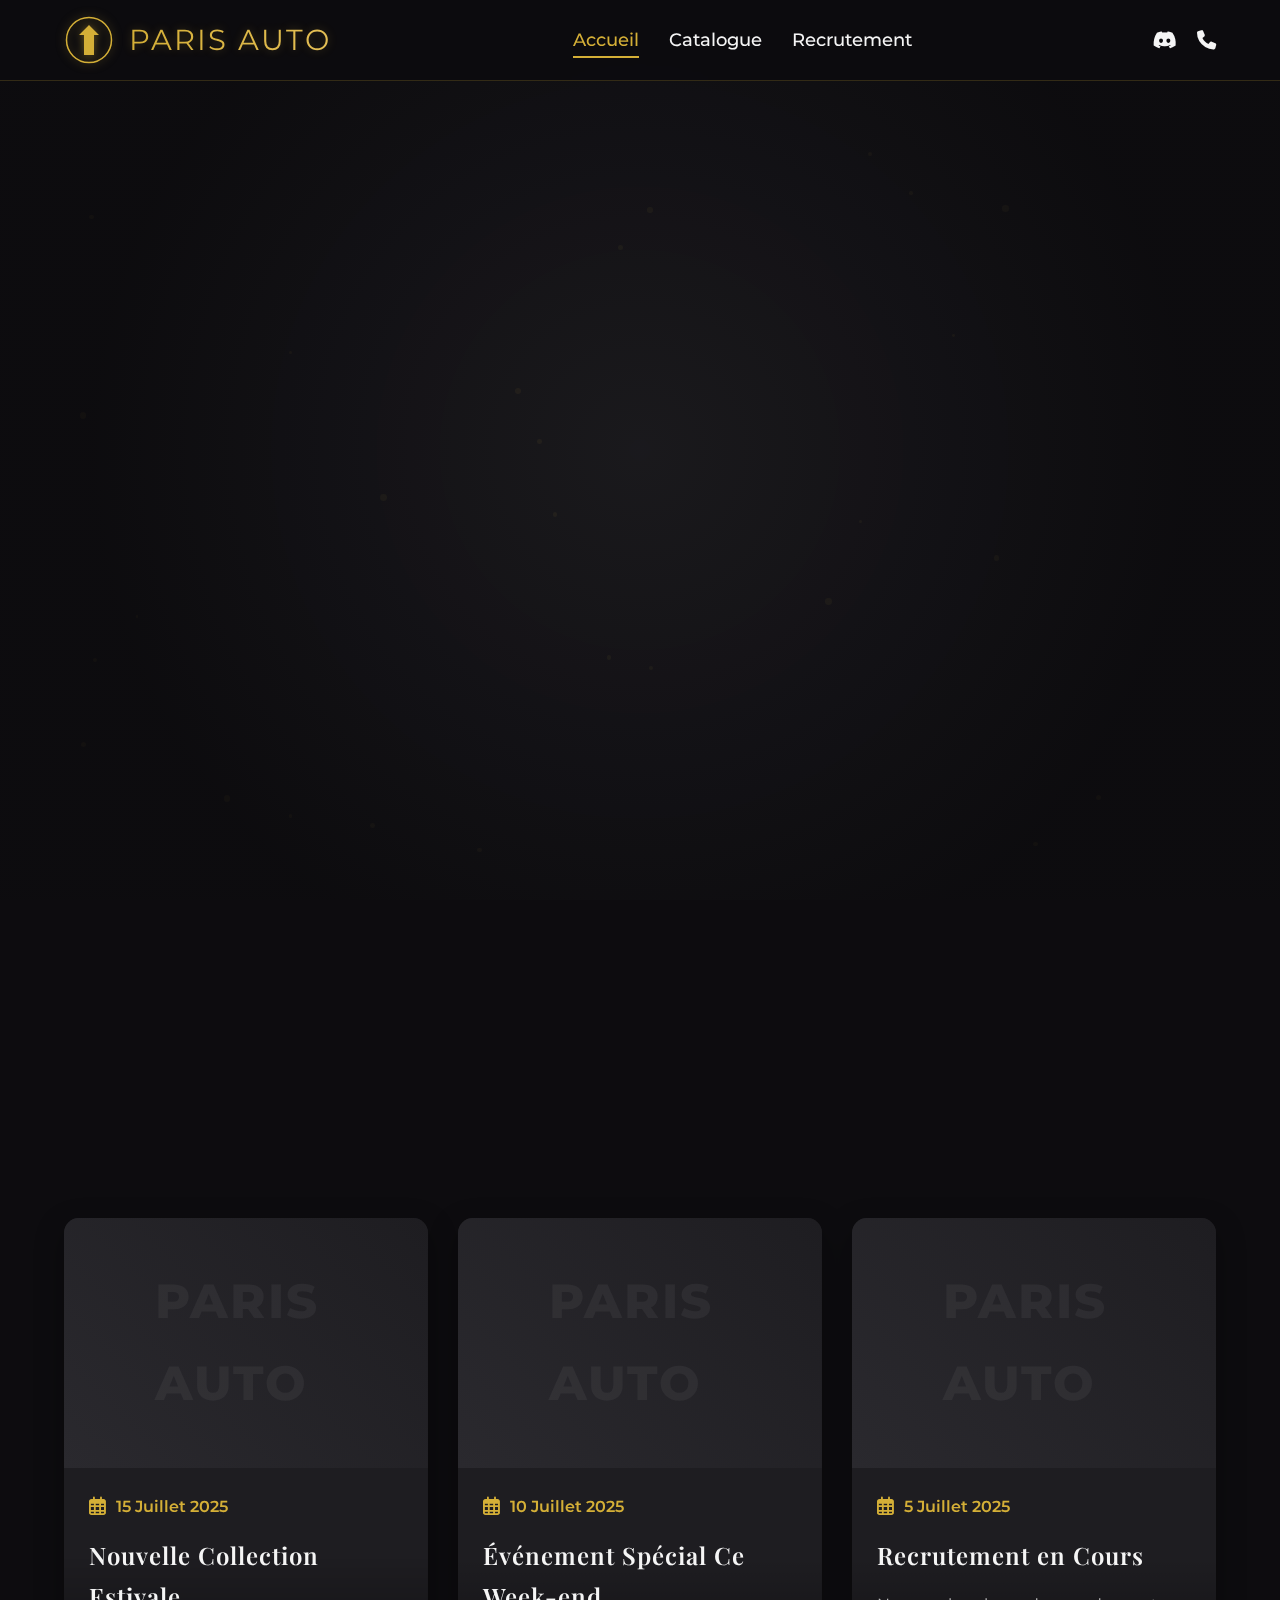
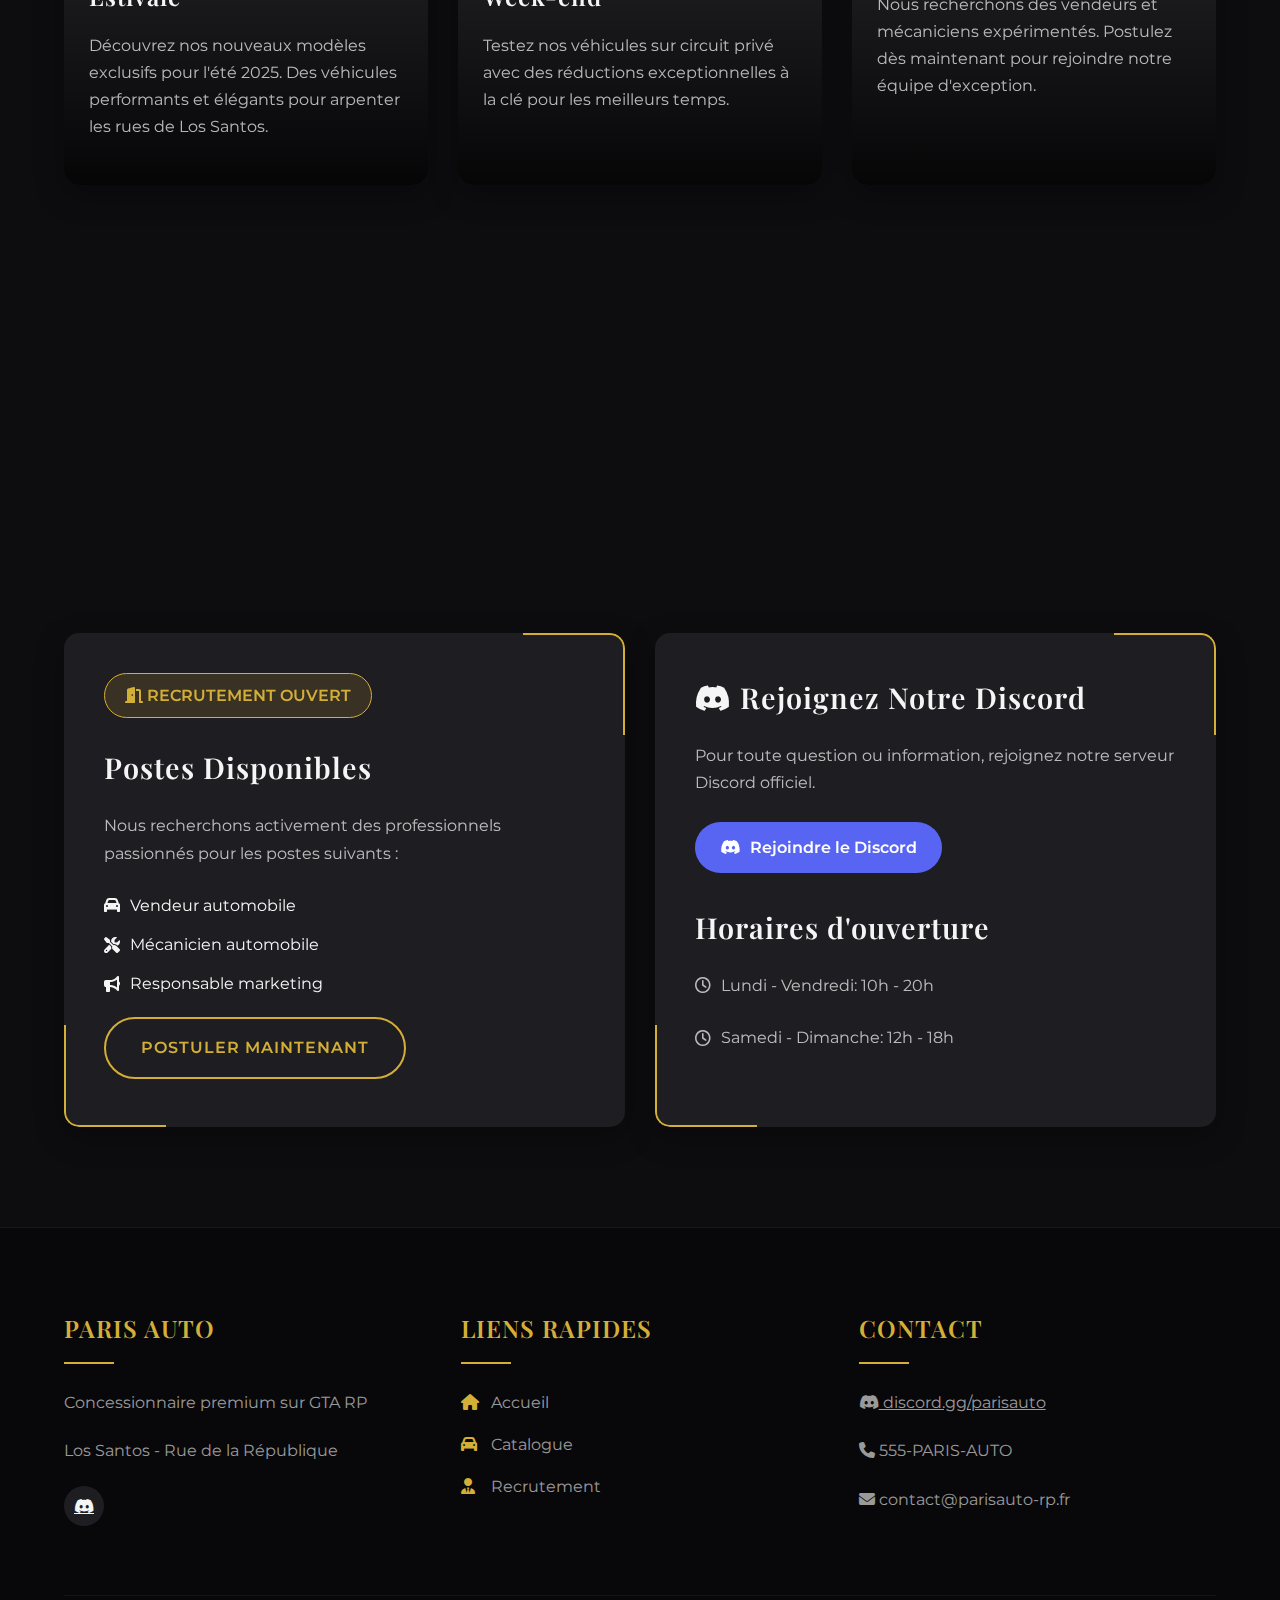
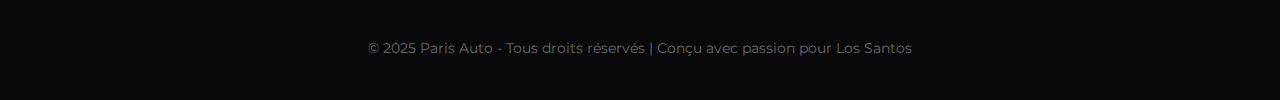
<file: index.html>
<!DOCTYPE html>
<html lang="fr">
<head>
    <meta charset="UTF-8">
    <meta name="viewport" content="width=device-width, initial-scale=1.0">
    <title>Paris Auto - Accueil</title>
    <link rel="stylesheet" href="https://cdnjs.cloudflare.com/ajax/libs/font-awesome/6.4.0/css/all.min.css">
    <link href="https://fonts.googleapis.com/css2?family=Montserrat:wght@300;400;500;600;700&family=Playfair+Display:wght@400;500;600;700&display=swap" rel="stylesheet">
    <link rel="stylesheet" href="css/styles.css">
</head>
<body>
    <!-- Effet de particules dorées -->
    <div class="particles" id="particles"></div>

    <!-- En-tête -->
    <header id="header">
        <div class="logo-container">
            <div class="logo">
                <svg viewBox="0 0 100 100" width="50" height="50">
                    <circle cx="50" cy="50" r="45" fill="none" stroke="#D4AF37" stroke-width="3" />
                    <path d="M30,40 L50,20 L70,40 L60,40 L60,80 L40,80 L40,40 Z" fill="#D4AF37" />
                </svg>
            </div>
            <div class="logo-text">PARIS AUTO</div>
        </div>
        
        <nav>
            <ul>
                <li><a href="index.html" class="active">Accueil</a></li>
                <li><a href="catalogue.html">Catalogue</a></li>
                <li><a href="recrutement.html">Recrutement</a></li>
            </ul>
        </nav>
        
        <div class="nav-icons">
            <a href="https://discord.gg/parisauto" target="_blank" class="nav-icon">
                <i class="fab fa-discord"></i>
            </a>
            <div class="nav-icon">
                <i class="fas fa-phone"></i>
            </div>
        </div>
    </header>

    <!-- Section Hero -->
    <section class="hero" id="accueil">
        <div class="hero-bg"></div>
        <div class="hero-content">
            <h1>L'EXCELLENCE AUTOMOBILE À LOS SANTOS</h1>
            <p>Découvrez la prestigieuse collection de véhicules de Paris Auto, où le luxe rencontre la performance</p>
            <div class="hero-buttons">
                <a href="catalogue.html" class="btn btn-primary">Découvrir notre catalogue</a>
                <a href="recrutement.html" class="btn btn-secondary">Nous rejoindre</a>
            </div>
        </div>
    </section>

    <!-- Actualités -->
    <section id="actualites">
        <div class="section-header">
            <h2>Actualités Paris Auto</h2>
            <p>Restez informé des derniers événements et nouveautés de notre concession</p>
        </div>
        
        <div class="news-container">
            <div class="news-card in-view">
                <div class="news-image"></div>
                <div class="news-content">
                    <div class="news-date">
                        <i class="far fa-calendar-alt"></i> 15 Juillet 2025
                    </div>
                    <h3>Nouvelle Collection Estivale</h3>
                    <p>Découvrez nos nouveaux modèles exclusifs pour l'été 2025. Des véhicules performants et élégants pour arpenter les rues de Los Santos.</p>
                </div>
            </div>
            
            <div class="news-card in-view">
                <div class="news-image"></div>
                <div class="news-content">
                    <div class="news-date">
                        <i class="far fa-calendar-alt"></i> 10 Juillet 2025
                    </div>
                    <h3>Événement Spécial Ce Week-end</h3>
                    <p>Testez nos véhicules sur circuit privé avec des réductions exceptionnelles à la clé pour les meilleurs temps.</p>
                </div>
            </div>
            
            <div class="news-card in-view">
                <div class="news-image"></div>
                <div class="news-content">
                    <div class="news-date">
                        <i class="far fa-calendar-alt"></i> 5 Juillet 2025
                    </div>
                    <h3>Recrutement en Cours</h3>
                    <p>Nous recherchons des vendeurs et mécaniciens expérimentés. Postulez dès maintenant pour rejoindre notre équipe d'exception.</p>
                </div>
            </div>
        </div>
    </section>

    <!-- Recrutement -->
    <section id="recrutement">
        <div class="section-header">
            <h2>Rejoignez Notre Équipe</h2>
            <p>Paris Auto recherche des talents passionnés pour renforcer son équipe d'experts</p>
        </div>
        
        <div class="recruitment-container">
            <div class="recruitment-card in-view">
                <div class="status-badge">
                    <i class="fas fa-door-open"></i> RECRUTEMENT OUVERT
                </div>
                <h3>Postes Disponibles</h3>
                <p>Nous recherchons activement des professionnels passionnés pour les postes suivants :</p>
                <ul style="list-style: none; margin: 20px 0;">
                    <li style="margin-bottom: 12px; display: flex; align-items: center; gap: 10px;">
                        <i class="fas fa-car"></i> Vendeur automobile
                    </li>
                    <li style="margin-bottom: 12px; display: flex; align-items: center; gap: 10px;">
                        <i class="fas fa-tools"></i> Mécanicien automobile
                    </li>
                    <li style="display: flex; align-items: center; gap: 10px;">
                        <i class="fas fa-bullhorn"></i> Responsable marketing
                    </li>
                </ul>
                <a href="recrutement.html" class="btn btn-primary">Postuler maintenant</a>
            </div>
            
            <div class="recruitment-card in-view">
                <h3><i class="fab fa-discord"></i> Rejoignez Notre Discord</h3>
                <p>Pour toute question ou information, rejoignez notre serveur Discord officiel.</p>
                <a href="https://discord.gg/parisauto" class="discord-btn" target="_blank">
                    <i class="fab fa-discord"></i> Rejoindre le Discord
                </a>
                
                <div style="margin-top: 30px;">
                    <h3>Horaires d'ouverture</h3>
                    <p style="margin-top: 15px; display: flex; align-items: center; gap: 10px;">
                        <i class="far fa-clock"></i> Lundi - Vendredi: 10h - 20h
                    </p>
                    <p style="display: flex; align-items: center; gap: 10px;">
                        <i class="far fa-clock"></i> Samedi - Dimanche: 12h - 18h
                    </p>
                </div>
            </div>
        </div>
    </section>

    <!-- Footer -->
    <footer>
        <div class="footer-content">
            <div class="footer-col">
                <h3>PARIS AUTO</h3>
                <p>Concessionnaire premium sur GTA RP</p>
                <p>Los Santos - Rue de la République</p>
                
                <div class="social-links">
                    <a href="https://discord.gg/parisauto" class="social-link" target="_blank">
                        <i class="fab fa-discord"></i>
                    </a>
                </div>
            </div>
            
            <div class="footer-col">
                <h3>LIENS RAPIDES</h3>
                <ul class="footer-links">
                    <li><a href="index.html"><i class="fas fa-home"></i> Accueil</a></li>
                    <li><a href="catalogue.html"><i class="fas fa-car"></i> Catalogue</a></li>
                    <li><a href="recrutement.html"><i class="fas fa-user-tie"></i> Recrutement</a></li>
                </ul>
            </div>
            
            <div class="footer-col">
                <h3>CONTACT</h3>
                <p><a href="https://discord.gg/parisauto" target="_blank" style="color:inherit"><i class="fab fa-discord"></i> discord.gg/parisauto</a></p>
                <p><i class="fas fa-phone"></i> 555-PARIS-AUTO</p>
                <p><i class="fas fa-envelope"></i> contact@parisauto-rp.fr</p>
            </div>
        </div>
        
        <div class="footer-bottom">
            <p>&copy; 2025 Paris Auto - Tous droits réservés | Conçu avec passion pour Los Santos</p>
        </div>
    </footer>

    <script src="js/script.js"></script>
</body>
</html>
</file>
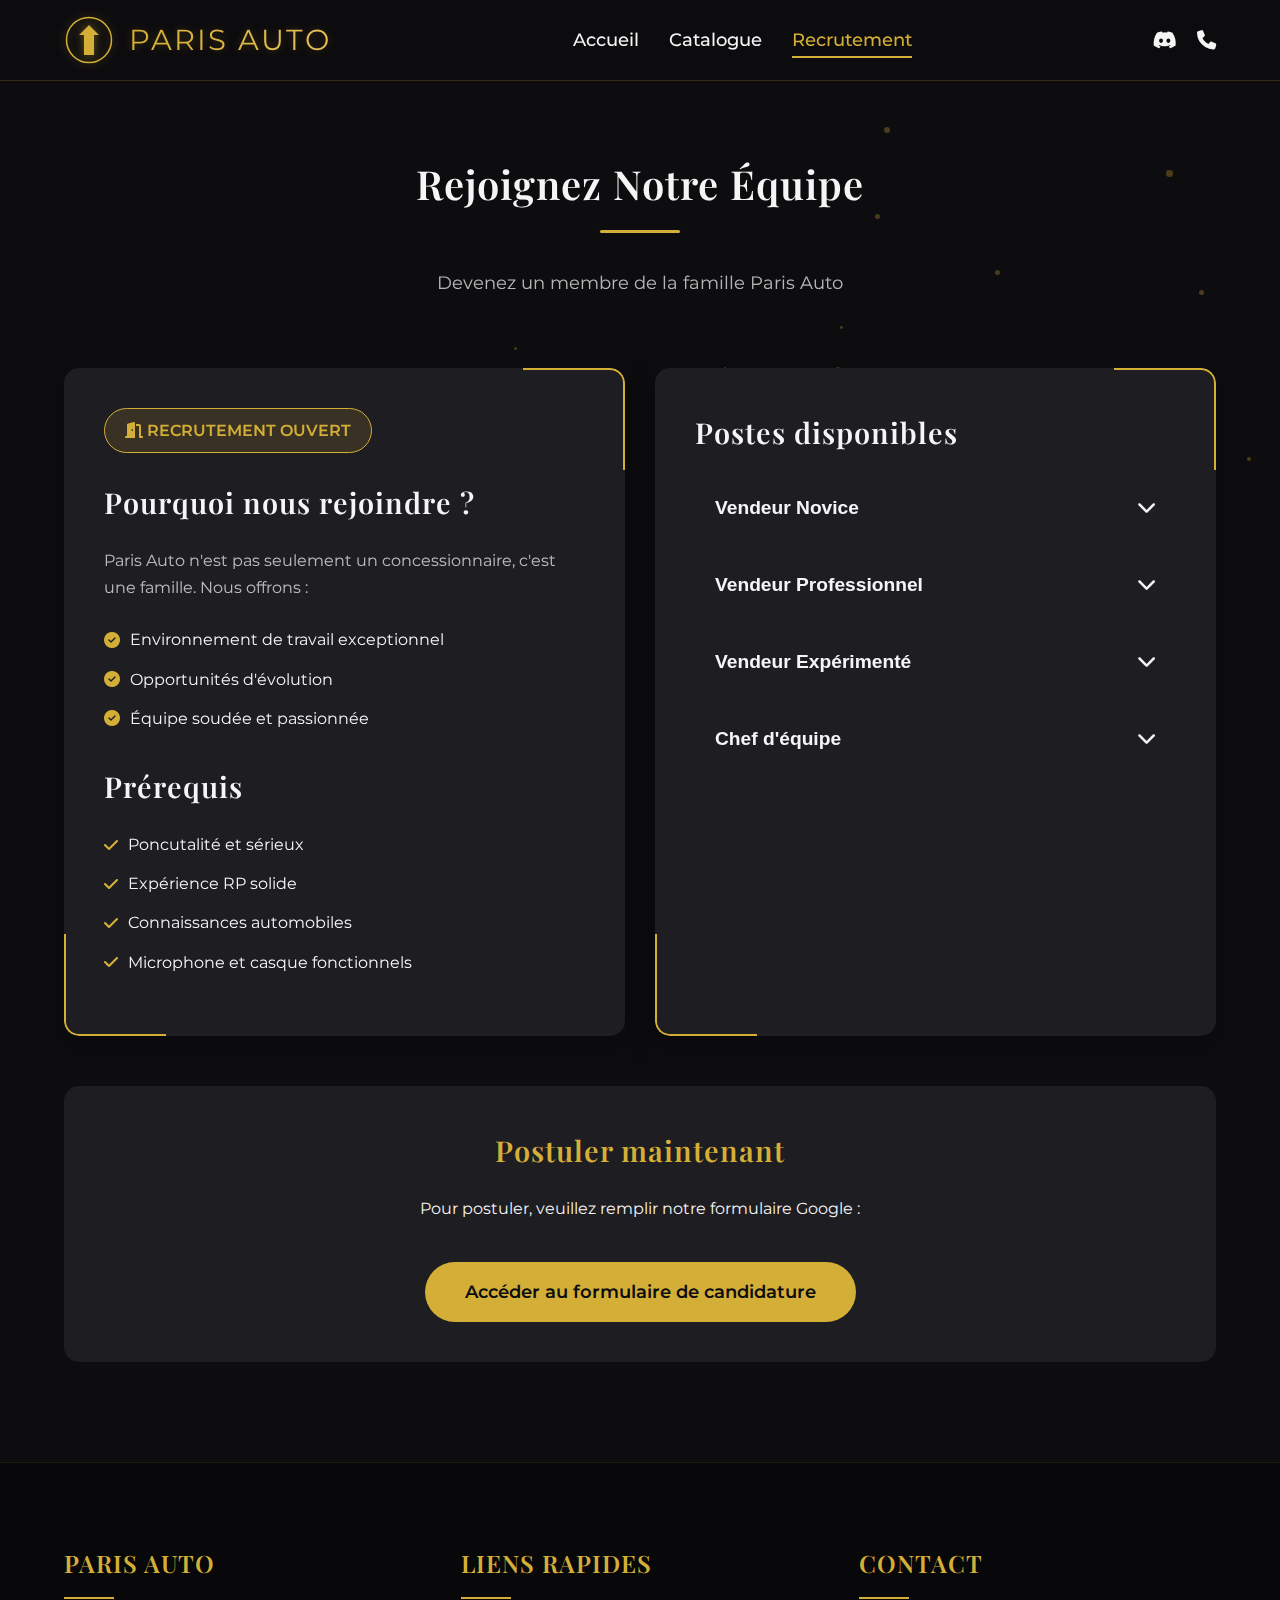
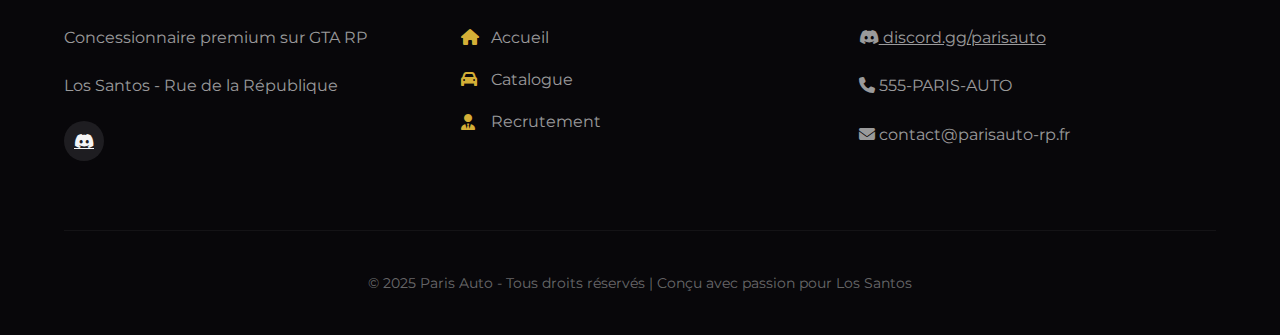
<file: recrutement.html>
<!DOCTYPE html>
<html lang="fr">
<head>
    <meta charset="UTF-8">
    <meta name="viewport" content="width=device-width, initial-scale=1.0">
    <title>Recrutement - Paris Auto</title>
    <link rel="stylesheet" href="https://cdnjs.cloudflare.com/ajax/libs/font-awesome/6.4.0/css/all.min.css">
    <link href="https://fonts.googleapis.com/css2?family=Montserrat:wght@300;400;500;600;700&family=Playfair+Display:wght@400;500;600;700&display=swap" rel="stylesheet">
    <link rel="stylesheet" href="css/styles.css">
</head>
<body>
    <!-- Effet de particules dorées -->
    <div class="particles" id="particles"></div>

    <!-- En-tête -->
    <header id="header">
        <div class="logo-container">
            <div class="logo">
                <svg viewBox="0 0 100 100" width="50" height="50">
                    <circle cx="50" cy="50" r="45" fill="none" stroke="#D4AF37" stroke-width="3" />
                    <path d="M30,40 L50,20 L70,40 L60,40 L60,80 L40,80 L40,40 Z" fill="#D4AF37" />
                </svg>
            </div>
            <div class="logo-text">PARIS AUTO</div>
        </div>
        
        <nav>
            <ul>
                <li><a href="index.html">Accueil</a></li>
                <li><a href="catalogue.html">Catalogue</a></li>
                <li><a href="recrutement.html" class="active">Recrutement</a></li>
            </ul>
        </nav>
        
        <div class="nav-icons">
            <a href="https://discord.gg/hRVPXPvsMn" target="_blank" class="nav-icon">
                <i class="fab fa-discord"></i>
            </a>
            <div class="nav-icon">
                <i class="fas fa-phone"></i>
            </div>
        </div>
    </header>

    <!-- Recrutement -->
    <section class="recruitment" style="padding-top: 150px;">
        <div class="section-header">
            <h2>Rejoignez Notre Équipe</h2>
            <p>Devenez un membre de la famille Paris Auto</p>
        </div>
        
        <div class="recruitment-container">
            <div class="recruitment-card in-view">
                <div class="status-badge">
                    <i class="fas fa-door-open"></i> RECRUTEMENT OUVERT
                </div>
                <h3>Pourquoi nous rejoindre ?</h3>
                <p>Paris Auto n'est pas seulement un concessionnaire, c'est une famille. Nous offrons :</p>
                <ul style="list-style: none; margin: 20px 0;">
                    <li style="margin-bottom: 12px; display: flex; align-items: center; gap: 10px;">
                        <i class="fas fa-check-circle" style="color: var(--gold);"></i> Environnement de travail exceptionnel
                    </li>
                    <li style="margin-bottom: 12px; display: flex; align-items: center; gap: 10px;">
                        <i class="fas fa-check-circle" style="color: var(--gold);"></i> Opportunités d'évolution
                    </li>
                    <li style="display: flex; align-items: center; gap: 10px;">
                        <i class="fas fa-check-circle" style="color: var(--gold);"></i> Équipe soudée et passionnée
                    </li>
                </ul>
                
                <h3 style="margin-top: 30px;">Prérequis</h3>
                <ul style="list-style: none; margin: 20px 0;">
                    <li style="margin-bottom: 12px; display: flex; align-items: center; gap: 10px;">
                        <i class="fas fa-check" style="color: var(--gold);"></i> Poncutalité et sérieux
                    </li>
                    <li style="margin-bottom: 12px; display: flex; align-items: center; gap: 10px;">
                        <i class="fas fa-check" style="color: var(--gold);"></i> Expérience RP solide
                    </li>
                    <li style="margin-bottom: 12px; display: flex; align-items: center; gap: 10px;">
                        <i class="fas fa-check" style="color: var(--gold);"></i> Connaissances automobiles
                    </li>
                    <li style="display: flex; align-items: center; gap: 10px;">
                        <i class="fas fa-check" style="color: var(--gold);"></i> Microphone et casque fonctionnels
                    </li>
                </ul>
            </div>
            
            <div class="recruitment-card in-view">
                <h3>Postes disponibles</h3>
                
                <div class="position-accordion">
                    <button class="accordion-btn">
                        <span>Vendeur Novice</span>
                        <i class="fas fa-chevron-down"></i>
                    </button>
                    <div class="accordion-content">
                        <h4>Description du poste</h4>
                        <p>Accueillir les clients, présenter les véhicules, négocier les ventes et assurer le suivi après-vente. Vous serez l'ambassadeur de Paris Auto.</p>
                        
                        <h4>Compétences requises</h4>
                        <ul>
                            <li>Excellente communication</li>
                            <li>Connaissances automobiles</li>
                            <li>Capacité de négociation</li>
                        </ul>
                        
                        <h4>Salaire</h4>
                        <p>coefficient x1 sur le salaire</p>
                    </div>
                </div>
                
                <div class="position-accordion">
                    <button class="accordion-btn">
                        <span>Vendeur Professionnel</span>
                        <i class="fas fa-chevron-down"></i>
                    </button>
                    <div class="accordion-content">
                        <h4>Description du poste</h4>
                        <p>Accueillir les clients, présenter les véhicules, négocier les ventes et assurer le suivi après-vente. Vous serez l'ambassadeur de Paris Auto.</p>
                        
                        <h4>Compétences requises</h4>
                        <ul>
                            <li>Excellente communication</li>
                            <li>Connaissances automobiles approfondies</li>
                            <li>Capacité de négociation avérée</li>
                            <li>Expérience en vente</li>
                        </ul>
                        
                        <h4>Salaire</h4>
                        <p>coefficient x1.2 sur le salaire</p>
                    </div>
                </div>
                
                <div class="position-accordion">
                    <button class="accordion-btn">
                        <span>Vendeur Expérimenté</span>
                        <i class="fas fa-chevron-down"></i>
                    </button>
                    <div class="accordion-content">
                        <h4>Description du poste</h4>
                        <p>Accueillir les clients, présenter les véhicules, négocier les ventes et assurer le suivi après-vente. Vous serez l'ambassadeur de Paris Auto. Formation des nouveaux vendeurs.</p>
                        
                        <h4>Compétences requises</h4>
                        <ul>
                            <li>Excellente communication</li>
                            <li>Expertise automobile</li>
                            <li>Excellente capacité de négociation</li>
                            <li>Expérience significative en vente de véhicules</li>
                        </ul>
                        
                        <h4>Salaire</h4>
                        <p>coefficient x1.3 sur le salaire</p>
                    </div>
                </div>
                
                <div class="position-accordion">
                    <button class="accordion-btn">
                        <span>Chef d'équipe</span>
                        <i class="fas fa-chevron-down"></i>
                    </button>
                    <div class="accordion-content">
                        <h4>Description du poste</h4>
                        <p>Superviser l'équipe de vente, former les nouveaux vendeurs, gérer les objectifs de vente et assurer le bon fonctionnement du showroom.</p>
                        
                        <h4>Compétences requises</h4>
                        <ul>
                            <li>Leadership et gestion d'équipe</li>
                            <li>Excellente connaissance du secteur automobile</li>
                            <li>Expérience en management</li>
                            <li>Capacité à motiver et encadrer une équipe</li>
                        </ul>
                        
                        <h4>Salaire</h4>
                        <p>coefficient x1.5 sur le salaire</p>
                    </div>
                </div>
            </div>
        </div>
        
        <div class="application-form">
            <h3 style="font-size: 1.8rem; margin-bottom: 20px; color: var(--gold);">Postuler maintenant</h3>
            <p style="margin-bottom: 20px;">Pour postuler, veuillez remplir notre formulaire Google :</p>
            <a href="https://forms.gle/hsGmQwK8rYR32dsh6" class="submit-btn" target="_blank" style="display: inline-block; text-decoration: none; text-align: center;">
                Accéder au formulaire de candidature
            </a>
        </div>
    </section>

    <!-- Footer -->
    <footer>
        <div class="footer-content">
            <div class="footer-col">
                <h3>PARIS AUTO</h3>
                <p>Concessionnaire premium sur GTA RP</p>
                <p>Los Santos - Rue de la République</p>
                
                <div class="social-links">
                    <a href="https://discord.gg/hRVPXPvsMn" class="social-link" target="_blank">
                        <i class="fab fa-discord"></i>
                    </a>
                </div>
            </div>
            
            <div class="footer-col">
                <h3>LIENS RAPIDES</h3>
                <ul class="footer-links">
                    <li><a href="index.html"><i class="fas fa-home"></i> Accueil</a></li>
                    <li><a href="catalogue.html"><i class="fas fa-car"></i> Catalogue</a></li>
                    <li><a href="recrutement.html"><i class="fas fa-user-tie"></i> Recrutement</a></li>
                </ul>
            </div>
            
            <div class="footer-col">
                <h3>CONTACT</h3>
                <p><a href="https://discord.gg/hRVPXPvsMn" target="_blank" style="color:inherit"><i class="fab fa-discord"></i> discord.gg/parisauto</a></p>
                <p><i class="fas fa-phone"></i> 555-PARIS-AUTO</p>
                <p><i class="fas fa-envelope"></i> contact@parisauto-rp.fr</p>
            </div>
        </div>
        
        <div class="footer-bottom">
            <p>&copy; 2025 Paris Auto - Tous droits réservés | Conçu avec passion pour Los Santos</p>
        </div>
    </footer>

    <script src="js/script.js"></script>
</body>
</html>
</file>
<file: css/styles.css>
/* styles.css - Fichier CSS global */
:root {
    --dark-bg: #0d0c0f;
    --darker: #08070a;
    --gold: #d4af37;
    --gold-light: #e6c158;
    --gold-dark: #a88a2c;
    --light: #f5f5f5;
    --gray: #1e1d21;
    --gray-light: #2a292e;
    --transition: all 0.5s cubic-bezier(0.215, 0.61, 0.355, 1);
}

* {
    margin: 0;
    padding: 0;
    box-sizing: border-box;
}

body {
    font-family: 'Montserrat', sans-serif;
    background: var(--dark-bg);
    color: var(--light);
    overflow-x: hidden;
    line-height: 1.7;
}

h1, h2, h3, h4 {
    font-family: 'Playfair Display', serif;
    font-weight: 600;
    letter-spacing: 1px;
}

/* Effet de particules dorées en arrière-plan */
.particles {
    position: fixed;
    top: 0;
    left: 0;
    width: 100%;
    height: 100%;
    z-index: -1;
    pointer-events: none;
}

.particle {
    position: absolute;
    background: var(--gold);
    border-radius: 50%;
    opacity: 0.3;
    animation: float 15s infinite linear;
}

@keyframes float {
    0% { transform: translateY(0) translateX(0) rotate(0deg); opacity: 0.3; }
    50% { transform: translateY(-100px) translateX(100px) rotate(180deg); opacity: 0.7; }
    100% { transform: translateY(0) translateX(0) rotate(360deg); opacity: 0.3; }
}

/* Header */
header {
    background: rgba(13, 12, 15, 0.95);
    backdrop-filter: blur(10px);
    position: fixed;
    width: 100%;
    top: 0;
    z-index: 1000;
    border-bottom: 1px solid rgba(212, 175, 55, 0.2);
    padding: 15px 5%;
    display: flex;
    justify-content: space-between;
    align-items: center;
    transition: var(--transition);
}

header.scrolled {
    padding: 10px 5%;
    box-shadow: 0 5px 30px rgba(0, 0, 0, 0.5);
}

.logo-container {
    display: flex;
    align-items: center;
    gap: 15px;
}

.logo {
    height: 50px;
    width: auto;
    filter: drop-shadow(0 0 5px rgba(212, 175, 55, 0.5));
}

.logo-text {
    font-size: 1.8rem;
    background: linear-gradient(to right, var(--gold), var(--gold-light));
    -webkit-background-clip: text;
    -webkit-text-fill-color: transparent;
    text-shadow: 0 0 10px rgba(212, 175, 55, 0.3);
    letter-spacing: 2px;
}

nav ul {
    display: flex;
    gap: 30px;
    list-style: none;
}

nav a {
    color: var(--light);
    text-decoration: none;
    font-weight: 500;
    font-size: 1.1rem;
    position: relative;
    padding: 8px 0;
    transition: var(--transition);
}

nav a:after {
    content: '';
    position: absolute;
    bottom: 0;
    left: 0;
    width: 0;
    height: 2px;
    background: var(--gold);
    transition: var(--transition);
}

nav a:hover, nav a.active {
    color: var(--gold);
}

nav a:hover:after, nav a.active:after {
    width: 100%;
}

.nav-icons {
    display: flex;
    gap: 20px;
}

.nav-icon {
    font-size: 1.2rem;
    color: var(--light);
    transition: var(--transition);
    cursor: pointer;
}

.nav-icon:hover {
    color: var(--gold);
    transform: translateY(-3px);
}

/* Hero Section */
.hero {
    height: 100vh;
    display: flex;
    align-items: center;
    position: relative;
    overflow: hidden;
    padding: 0 5%;
}

.hero-bg {
    position: absolute;
    top: 0;
    left: 0;
    width: 100%;
    height: 100%;
    background: radial-gradient(circle at center, rgba(30, 29, 33, 0.8) 0%, rgba(13, 12, 15, 0.9) 70%);
    z-index: -1;
}

.hero-content {
    max-width: 1200px;
    margin: 0 auto;
    text-align: center;
    position: relative;
    z-index: 2;
    opacity: 0;
    transform: translateY(30px);
    animation: fadeUp 1s forwards 0.5s;
}

@keyframes fadeUp {
    to {
        opacity: 1;
        transform: translateY(0);
    }
}

.hero h1 {
    font-size: 4rem;
    margin-bottom: 20px;
    background: linear-gradient(to right, var(--gold), var(--gold-light));
    -webkit-background-clip: text;
    -webkit-text-fill-color: transparent;
    text-shadow: 0 5px 15px rgba(212, 175, 55, 0.2);
    line-height: 1.1;
}

.hero p {
    font-size: 1.4rem;
    max-width: 800px;
    margin: 0 auto 40px;
    color: rgba(255, 255, 255, 0.8);
}

.hero-buttons {
    display: flex;
    justify-content: center;
    gap: 20px;
    margin-top: 40px;
}

.btn {
    padding: 15px 35px;
    border-radius: 50px;
    font-weight: 600;
    text-transform: uppercase;
    letter-spacing: 1px;
    font-size: 1rem;
    transition: var(--transition);
    position: relative;
    overflow: hidden;
    z-index: 1;
    border: none;
    cursor: pointer;
    text-decoration: none;
    display: inline-block;
    text-align: center;
}

.btn:before {
    content: '';
    position: absolute;
    top: 0;
    left: 0;
    width: 100%;
    height: 100%;
    z-index: -1;
    transition: var(--transition);
}

.btn-primary {
    background: transparent;
    color: var(--gold);
    border: 2px solid var(--gold);
}

.btn-primary:before {
    background: var(--gold);
    transform: translateX(-100%);
}

.btn-primary:hover {
    color: var(--dark-bg);
}

.btn-primary:hover:before {
    transform: translateX(0);
}

.btn-secondary {
    background: transparent;
    color: var(--light);
    border: 2px solid rgba(255, 255, 255, 0.3);
}

.btn-secondary:hover {
    border-color: var(--gold);
    color: var(--gold);
}

/* Sections communes */
section {
    padding: 100px 5%;
    position: relative;
}

.section-header {
    text-align: center;
    margin-bottom: 70px;
    opacity: 0;
    transform: translateY(30px);
    transition: var(--transition);
}

.section-header.in-view {
    opacity: 1;
    transform: translateY(0);
}

.section-header h2 {
    font-size: 2.5rem;
    margin-bottom: 20px;
    position: relative;
    display: inline-block;
}

.section-header h2:after {
    content: '';
    position: absolute;
    bottom: -15px;
    left: 50%;
    transform: translateX(-50%);
    width: 80px;
    height: 3px;
    background: var(--gold);
    border-radius: 3px;
}

.section-header p {
    max-width: 700px;
    margin: 30px auto 0;
    color: rgba(255, 255, 255, 0.7);
    font-size: 1.1rem;
}

/* Actualités */
.news-container {
    display: grid;
    grid-template-columns: repeat(auto-fit, minmax(350px, 1fr));
    gap: 30px;
    max-width: 1400px;
    margin: 0 auto;
}

.news-card {
    background: var(--gray);
    border-radius: 15px;
    overflow: hidden;
    transition: var(--transition);
    transform: translateY(50px);
    opacity: 0;
    box-shadow: 0 10px 30px rgba(0, 0, 0, 0.3);
    position: relative;
}

.news-card.in-view {
    transform: translateY(0);
    opacity: 1;
}

.news-card:before {
    content: '';
    position: absolute;
    top: 0;
    left: 0;
    width: 100%;
    height: 100%;
    background: linear-gradient(to bottom, transparent 60%, rgba(0, 0, 0, 0.8));
    z-index: 1;
}

.news-image {
    height: 250px;
    width: 100%;
    background: linear-gradient(45deg, var(--gray-light), var(--gray));
    position: relative;
    overflow: hidden;
}

.news-image:before {
    content: 'PARIS AUTO';
    position: absolute;
    top: 50%;
    left: 50%;
    transform: translate(-50%, -50%);
    color: rgba(255, 255, 255, 0.05);
    font-size: 3rem;
    font-weight: 800;
    letter-spacing: 2px;
}

.news-content {
    padding: 25px;
    position: relative;
    z-index: 2;
}

.news-date {
    color: var(--gold);
    font-weight: 600;
    margin-bottom: 15px;
    display: flex;
    align-items: center;
    gap: 10px;
}

.news-date i {
    font-size: 1.2rem;
}

.news-card h3 {
    font-size: 1.5rem;
    margin-bottom: 15px;
    color: var(--light);
    transition: var(--transition);
}

.news-card p {
    color: rgba(255, 255, 255, 0.7);
    margin-bottom: 20px;
}

.news-card:hover {
    transform: translateY(-10px);
    box-shadow: 0 15px 40px rgba(212, 175, 55, 0.2);
}

.news-card:hover h3 {
    color: var(--gold);
}

/* Recrutement */
.recruitment-container {
    display: grid;
    grid-template-columns: repeat(auto-fit, minmax(500px, 1fr));
    gap: 30px;
    max-width: 1400px;
    margin: 0 auto;
}

.recruitment-card {
    background: var(--gray);
    border-radius: 15px;
    padding: 40px;
    transition: var(--transition);
    transform: translateY(50px);
    opacity: 0;
    box-shadow: 0 10px 30px rgba(0, 0, 0, 0.3);
    position: relative;
    overflow: hidden;
}

.recruitment-card.in-view {
    transform: translateY(0);
    opacity: 1;
}

.recruitment-card:before {
    content: '';
    position: absolute;
    top: 0;
    right: 0;
    width: 100px;
    height: 100px;
    border-top: 2px solid var(--gold);
    border-right: 2px solid var(--gold);
    border-radius: 0 15px 0 0;
}

.recruitment-card:after {
    content: '';
    position: absolute;
    bottom: 0;
    left: 0;
    width: 100px;
    height: 100px;
    border-bottom: 2px solid var(--gold);
    border-left: 2px solid var(--gold);
    border-radius: 0 0 0 15px;
}

.status-badge {
    display: inline-block;
    padding: 8px 20px;
    background: rgba(212, 175, 55, 0.15);
    color: var(--gold);
    border-radius: 30px;
    font-weight: 600;
    margin-bottom: 25px;
    border: 1px solid var(--gold);
}

.recruitment-card h3 {
    font-size: 1.8rem;
    margin-bottom: 20px;
    color: var(--light);
}

.recruitment-card p {
    color: rgba(255, 255, 255, 0.7);
    margin-bottom: 25px;
}

.discord-btn {
    display: inline-flex;
    align-items: center;
    gap: 10px;
    background: #5865F2;
    color: white;
    padding: 12px 25px;
    border-radius: 50px;
    font-weight: 600;
    text-decoration: none;
    transition: var(--transition);
}

.discord-btn:hover {
    transform: translateY(-3px);
    box-shadow: 0 5px 15px rgba(88, 101, 242, 0.4);
}

.position-accordion {
    margin-bottom: 15px;
    border-radius: 10px;
    overflow: hidden;
    background: var(--gray);
}

.accordion-btn {
    width: 100%;
    padding: 20px;
    background: transparent;
    color: var(--light);
    border: none;
    text-align: left;
    font-size: 1.2rem;
    font-weight: 600;
    cursor: pointer;
    display: flex;
    justify-content: space-between;
    align-items: center;
    transition: var(--transition);
}

.accordion-btn:hover {
    background: var(--gray-light);
}

.accordion-btn i {
    transition: transform 0.3s ease;
}

.accordion-btn.active i {
    transform: rotate(180deg);
}

.accordion-content {
    background: var(--gray-light);
    max-height: 0;
    overflow: hidden;
    transition: max-height 0.3s ease;
    padding: 0 20px;
}

.accordion-content.active {
    max-height: 500px;
    padding: 20px;
}

.application-form {
    background: var(--gray);
    border-radius: 15px;
    padding: 40px;
    margin-top: 50px;
    text-align: center;
}

.application-form h3 {
    font-size: 1.8rem;
    margin-bottom: 20px;
    color: var(--gold);
}

.submit-btn {
    background: var(--gold);
    color: var(--dark-bg);
    padding: 15px 40px;
    border: none;
    border-radius: 50px;
    font-weight: 600;
    font-size: 1.1rem;
    cursor: pointer;
    transition: var(--transition);
    margin-top: 20px;
    display: inline-block;
}

.submit-btn:hover {
    transform: translateY(-5px);
    box-shadow: 0 10px 20px rgba(212, 175, 55, 0.3);
}

/* Catalogue */
.catalogue-container {
    max-width: 1400px;
    margin: 0 auto;
}

.catalogue-tabs {
    display: flex;
    justify-content: center;
    gap: 15px;
    margin-bottom: 50px;
    flex-wrap: wrap;
}

.catalogue-tab {
    padding: 12px 30px;
    background: transparent;
    color: var(--light);
    border: 2px solid rgba(255, 255, 255, 0.1);
    border-radius: 50px;
    font-weight: 600;
    cursor: pointer;
    transition: var(--transition);
}

.catalogue-tab.active, .catalogue-tab:hover {
    background: var(--gold);
    color: var(--dark-bg);
    border-color: var(--gold);
}

.search-box {
    display: flex;
    justify-content: center;
    margin-bottom: 40px;
}

.search-box input {
    padding: 12px 20px;
    background: var(--gray);
    border: 2px solid rgba(255, 255, 255, 0.1);
    border-radius: 50px;
    color: var(--light);
    font-size: 1rem;
    width: 100%;
    max-width: 500px;
    transition: var(--transition);
}

.search-box input:focus {
    border-color: var(--gold);
    outline: none;
    box-shadow: 0 0 10px rgba(212, 175, 55, 0.3);
}

.vehicles-grid {
    display: grid;
    grid-template-columns: repeat(auto-fill, minmax(300px, 1fr));
    gap: 30px;
}

.vehicle-card {
    background: var(--gray);
    border-radius: 15px;
    overflow: hidden;
    transition: var(--transition);
    transform: translateY(50px);
    opacity: 0;
    box-shadow: 0 10px 30px rgba(0, 0, 0, 0.3);
    position: relative;
}

.vehicle-card.in-view {
    transform: translateY(0);
    opacity: 1;
}

.vehicle-image {
    height: 200px;
    background: linear-gradient(45deg, var(--gray-light), var(--gray));
    position: relative;
    overflow: hidden;
}

.vehicle-image:before {
    content: 'PARIS AUTO';
    position: absolute;
    top: 50%;
    left: 50%;
    transform: translate(-50%, -50%);
    color: rgba(255, 255, 255, 0.05);
    font-size: 2.5rem;
    font-weight: 800;
    letter-spacing: 2px;
}

.vehicle-price {
    position: absolute;
    top: 15px;
    right: 15px;
    background: rgba(13, 12, 15, 0.8);
    color: var(--gold);
    padding: 8px 15px;
    border-radius: 30px;
    font-weight: 700;
    font-size: 1.1rem;
    backdrop-filter: blur(5px);
}

.vehicle-info {
    padding: 25px;
}

.vehicle-info h3 {
    font-size: 1.4rem;
    margin-bottom: 10px;
    color: var(--light);
    transition: var(--transition);
}

.vehicle-specs {
    display: flex;
    gap: 15px;
    margin-bottom: 15px;
    flex-wrap: wrap;
}

.spec {
    display: flex;
    align-items: center;
    gap: 5px;
    color: rgba(255, 255, 255, 0.7);
    font-size: 0.9rem;
}

.spec i {
    color: var(--gold);
}

.vehicle-info p {
    color: rgba(255, 255, 255, 0.7);
    margin-bottom: 20px;
    font-size: 0.95rem;
}

.vehicle-details {
    display: inline-flex;
    align-items: center;
    gap: 8px;
    color: var(--gold);
    font-weight: 600;
    text-decoration: none;
    transition: var(--transition);
}

.vehicle-details:hover {
    gap: 12px;
}

.vehicle-card:hover {
    transform: translateY(-10px);
    box-shadow: 0 15px 40px rgba(212, 175, 55, 0.2);
}

.vehicle-card:hover h3 {
    color: var(--gold);
}

/* Footer */
footer {
    background: var(--darker);
    padding: 80px 5% 40px;
    border-top: 1px solid rgba(212, 175, 55, 0.1);
}

.footer-content {
    display: grid;
    grid-template-columns: repeat(auto-fit, minmax(300px, 1fr));
    gap: 40px;
    max-width: 1400px;
    margin: 0 auto 60px;
}

.footer-col h3 {
    font-size: 1.5rem;
    margin-bottom: 25px;
    color: var(--gold);
    position: relative;
    padding-bottom: 15px;
}

.footer-col h3:after {
    content: '';
    position: absolute;
    bottom: 0;
    left: 0;
    width: 50px;
    height: 2px;
    background: var(--gold);
}

.footer-col p {
    color: rgba(255, 255, 255, 0.6);
    margin-bottom: 20px;
    line-height: 1.8;
}

.social-links {
    display: flex;
    gap: 15px;
    margin-top: 20px;
}

.social-link {
    display: flex;
    align-items: center;
    justify-content: center;
    width: 40px;
    height: 40px;
    border-radius: 50%;
    background: var(--gray);
    color: var(--light);
    transition: var(--transition);
}

.social-link:hover {
    background: var(--gold);
    color: var(--dark-bg);
    transform: translateY(-5px);
}

.footer-links {
    list-style: none;
}

.footer-links li {
    margin-bottom: 15px;
}

.footer-links a {
    color: rgba(255, 255, 255, 0.6);
    text-decoration: none;
    transition: var(--transition);
    display: flex;
    align-items: center;
    gap: 10px;
}

.footer-links a:hover {
    color: var(--gold);
    gap: 15px;
}

.footer-links i {
    color: var(--gold);
    width: 20px;
}

.footer-bottom {
    text-align: center;
    padding-top: 40px;
    border-top: 1px solid rgba(255, 255, 255, 0.05);
    color: rgba(255, 255, 255, 0.4);
    font-size: 0.9rem;
}

/* Responsive */
@media (max-width: 992px) {
    .hero h1 {
        font-size: 3rem;
    }
    
    .recruitment-container {
        grid-template-columns: 1fr;
    }
}

@media (max-width: 768px) {
    header {
        flex-direction: column;
        gap: 20px;
    }
    
    .hero h1 {
        font-size: 2.5rem;
    }
    
    .hero p {
        font-size: 1.2rem;
    }
    
    .section-header h2 {
        font-size: 2rem;
    }
    
    nav ul {
        gap: 15px;
        flex-wrap: wrap;
        justify-content: center;
    }
    
    .catalogue-tabs {
        flex-direction: column;
        align-items: center;
    }
    
    .catalogue-tab {
        width: 100%;
        text-align: center;
    }
}

@media (max-width: 576px) {
    .hero-buttons {
        flex-direction: column;
        align-items: center;
    }
    
    .btn {
        width: 100%;
        max-width: 300px;
    }
    
    .vehicles-grid {
        grid-template-columns: 1fr;
    }
    
    .recruitment-card {
        padding: 25px;
    }
    
    .news-container, .recruitment-container {
        grid-template-columns: 1fr;
    }
}
</file>
